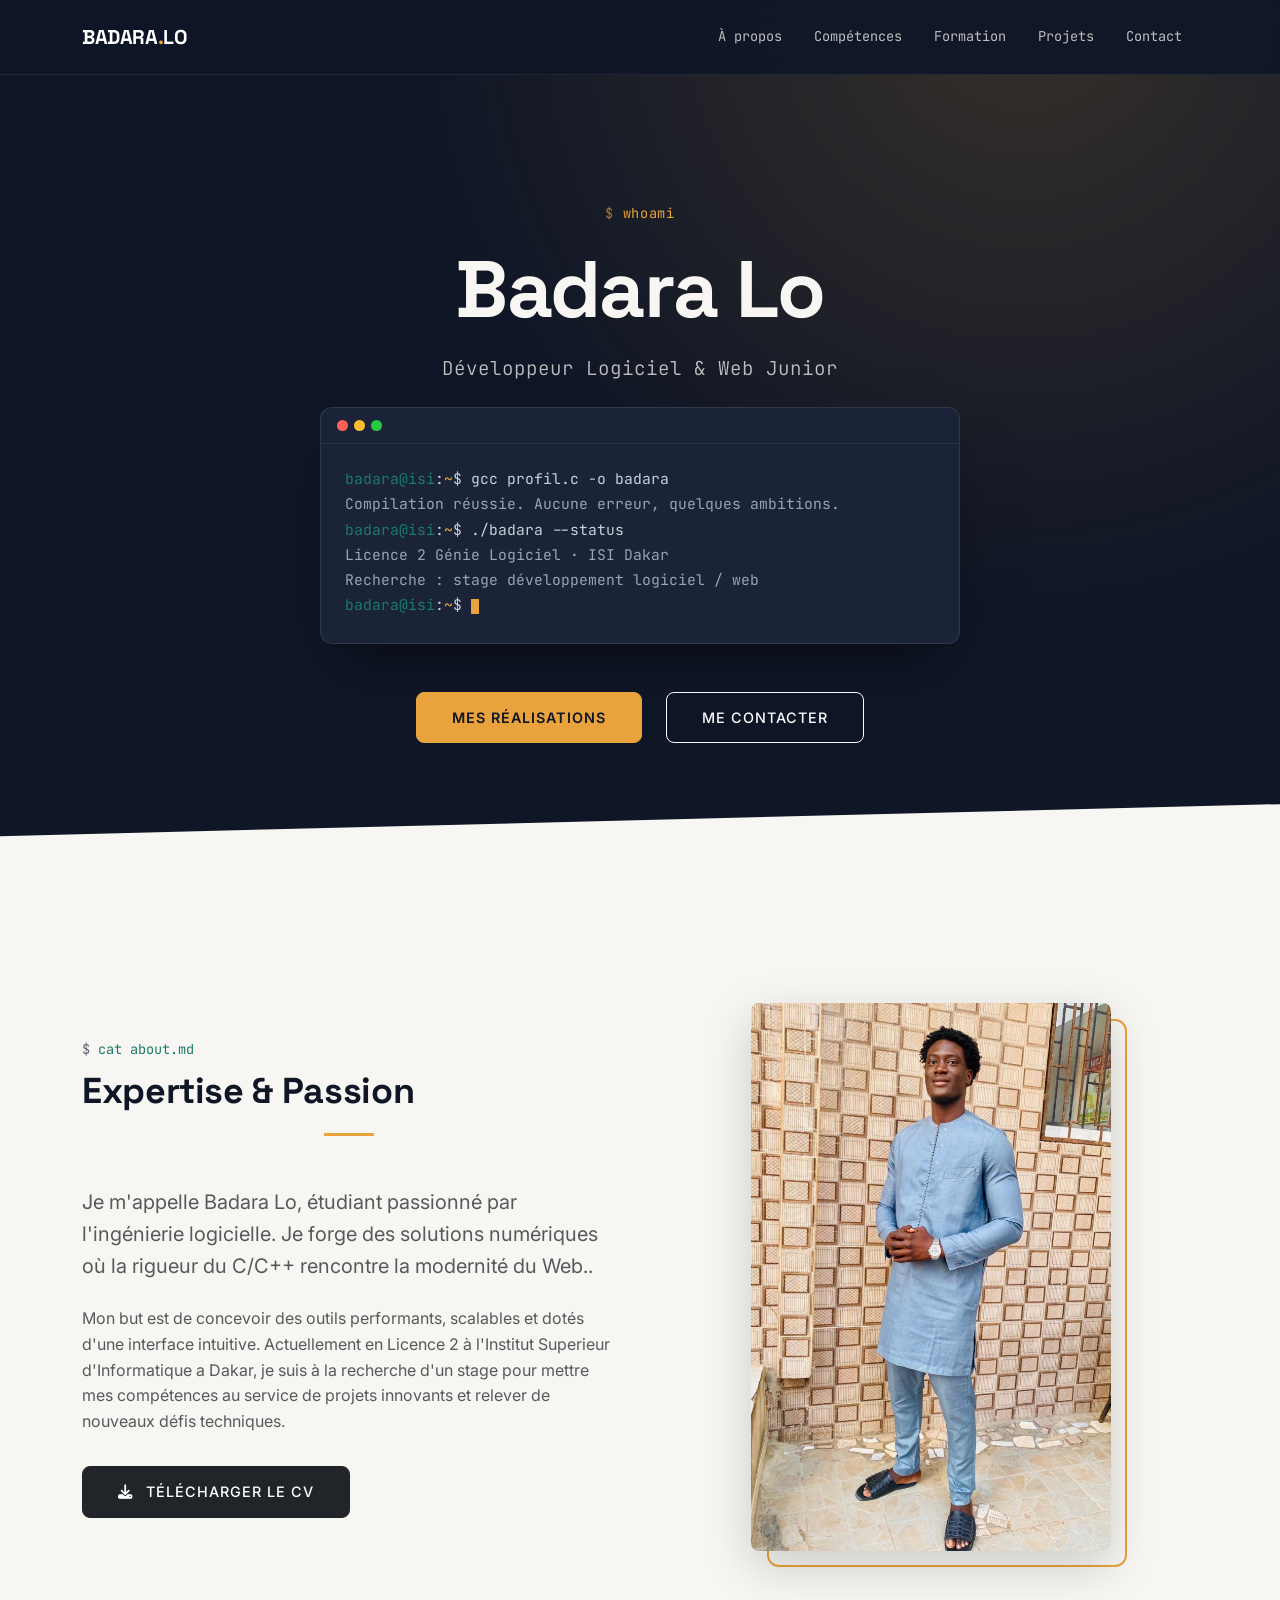
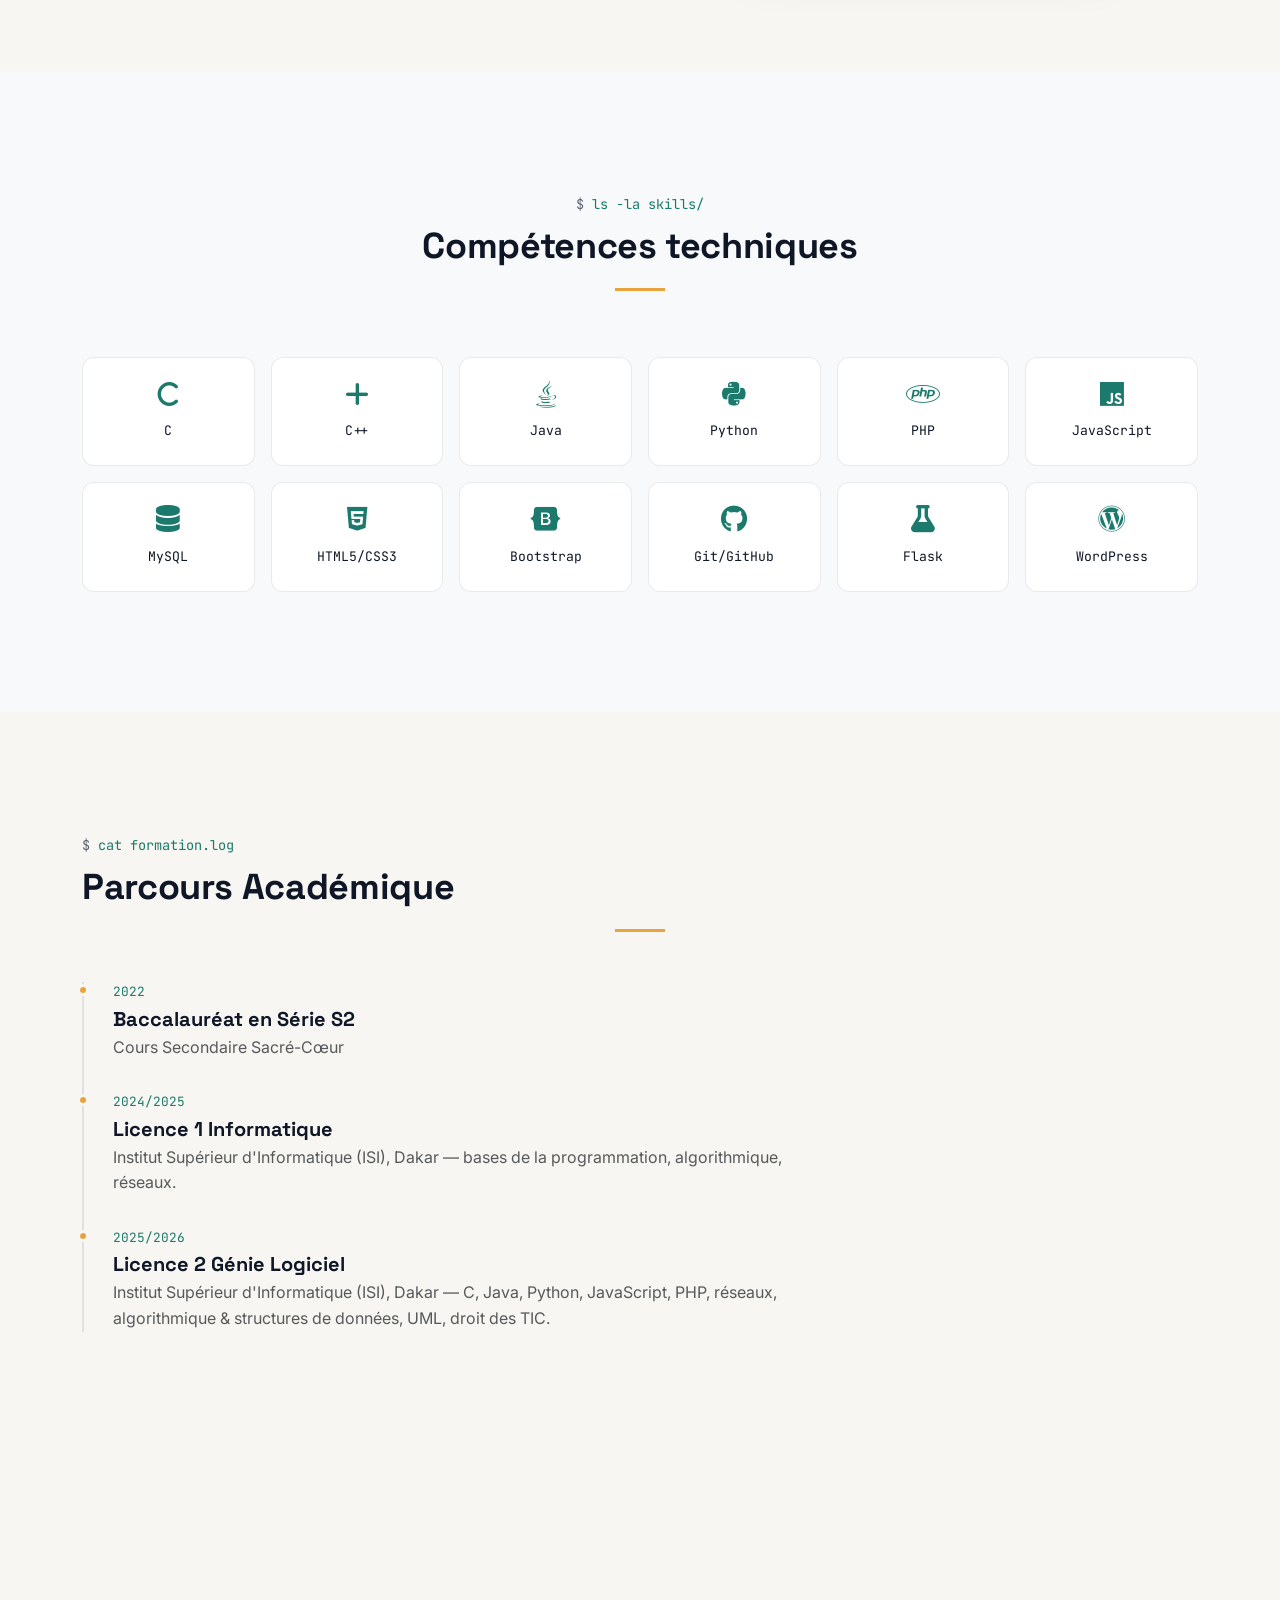
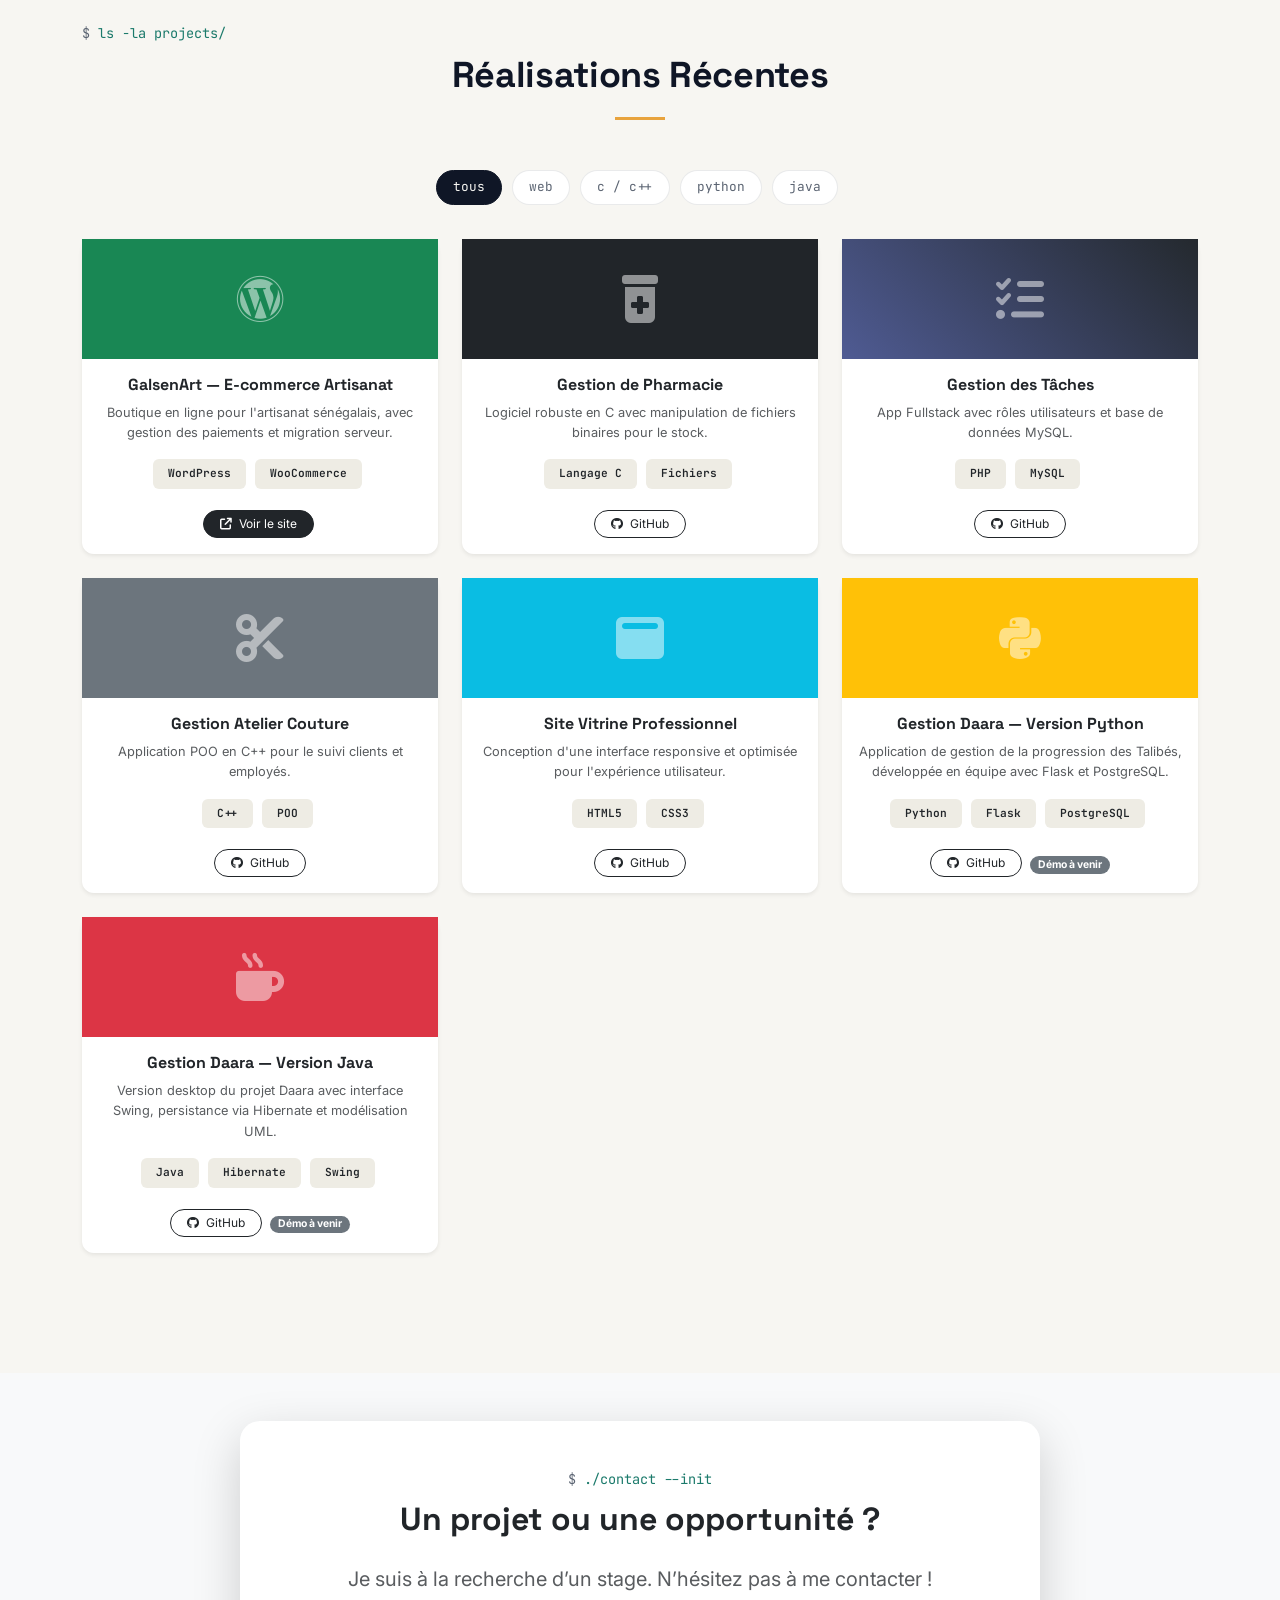
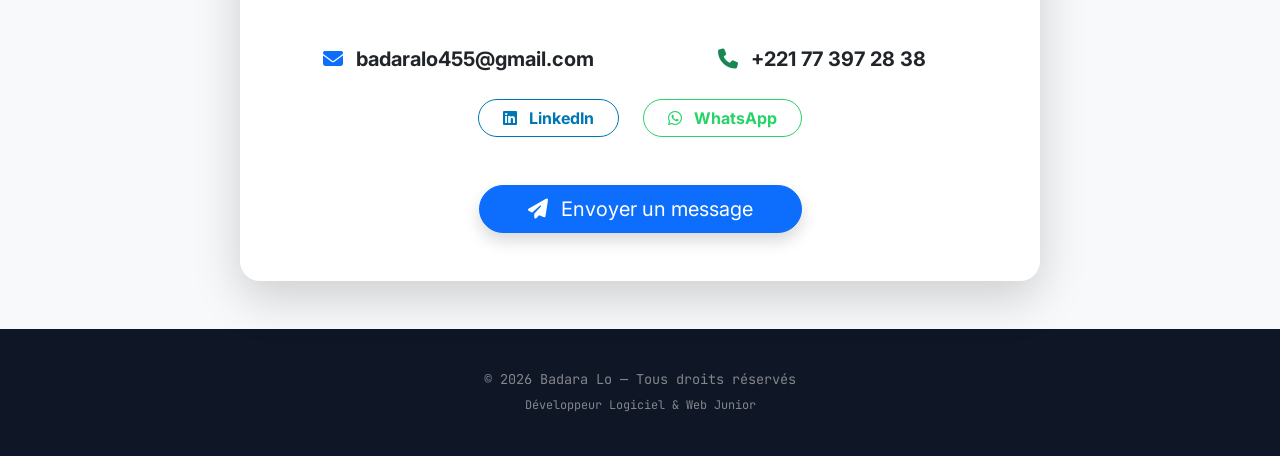
<file: index.html>
<!DOCTYPE html>
<html lang="fr">

<head>
    <meta charset="UTF-8">
    <meta name="viewport" content="width=device-width, initial-scale=1.0">
    <title>Badara Lo | Développeur Logiciel & Web</title>
    <meta name="description"
        content="Portfolio de Badara Lo, étudiant en informatique spécialisé en développement logiciel et web.">

    <link href="https://fonts.googleapis.com/css2?family=Space+Grotesk:wght@400;500;600;700&family=Inter:wght@400;500;600&family=JetBrains+Mono:wght@400;500;600&display=swap"
        rel="stylesheet">
    <link href="https://cdn.jsdelivr.net/npm/bootstrap@5.3.2/dist/css/bootstrap.min.css" rel="stylesheet">
    <link rel="stylesheet" href="https://cdnjs.cloudflare.com/ajax/libs/font-awesome/6.5.0/css/all.min.css">
    <link href="https://unpkg.com/aos@2.3.1/dist/aos.css" rel="stylesheet">
    <link rel="icon" type="image/png" href="https://cdn-icons-png.flaticon.com/512/1055/1055687.png">
    <link rel="stylesheet" href="style.css"> 
</head>

<body>

    <nav class="navbar navbar-expand-lg navbar-dark fixed-top py-3">
        <div class="container">
            <a class="navbar-brand fw-bold" href="#">BADARA<span class="dot">.</span>LO</a>
            <button class="navbar-toggler" type="button" data-bs-toggle="collapse" data-bs-target="#menu">
                <span class="navbar-toggler-icon"></span>
            </button>
            <div class="collapse navbar-collapse" id="menu">
                <ul class="navbar-nav ms-auto font-weight-500">
                    <li class="nav-item"><a class="nav-link px-3" href="#about">À propos</a></li>
                    <li class="nav-item"><a class="nav-link px-3" href="#skills">Compétences</a></li>
                    <li class="nav-item"><a class="nav-link px-3" href="#formation">Formation</a></li>
                    <li class="nav-item"><a class="nav-link px-3" href="#projects">Projets</a></li>
                    <li class="nav-item"><a class="nav-link px-3" href="#contact">Contact</a></li>
                </ul>
            </div>
        </div>
    </nav>

    <header class="text-center">
        <div class="container" data-aos="zoom-in">
            <span class="eyebrow">whoami</span>
            <h1 class="display-1 fw-bold mb-3">Badara Lo</h1>
            <p class="lead fs-3 mb-4 opacity-75 role-mono">Développeur Logiciel & Web Junior</p>

            <div class="terminal">
                <div class="terminal-bar"><span></span><span></span><span></span></div>
                <div class="terminal-body">
                    <div><span class="prompt">badara@isi</span>:<span class="prompt-alt">~</span>$ gcc profil.c -o badara</div>
                    <div class="out">Compilation réussie. Aucune erreur, quelques ambitions.</div>
                    <div><span class="prompt">badara@isi</span>:<span class="prompt-alt">~</span>$ ./badara --status</div>
                    <div class="out">Licence 2 Génie Logiciel · ISI Dakar</div>
                    <div class="out">Recherche : stage développement logiciel / web</div>
                    <div><span class="prompt">badara@isi</span>:<span class="prompt-alt">~</span>$ <span class="cursor"></span></div>
                </div>
            </div>

            <div class="d-flex justify-content-center gap-4 mt-5">
                <a href="#projects" class="btn btn-light btn-custom">Mes Réalisations</a>
                <a href="#contact" class="btn btn-outline-light btn-custom">Me contacter</a>
            </div>
        </div>
    </header>

    <section id="about">
        <div class="container">
            <div class="row align-items-center g-5">
                <div class="col-lg-6" data-aos="fade-right">
                    <span class="section-label">cat about.md</span>
                    <h2 class="section-title text-start">Expertise & Passion</h2>
                    <p class="fs-5 text-muted mb-4">
                        Je m'appelle Badara Lo, étudiant passionné par l'ingénierie logicielle. Je forge des solutions
                        numériques où la rigueur du C/C++ rencontre la modernité du Web.</strong>.
                    </p>
                    <p class="text-muted mb-4">
                        Mon but est de concevoir des outils performants, scalables et dotés d'une interface intuitive.
                        Actuellement en Licence 2 à l'Institut Superieur d'Informatique a Dakar, je suis à la recherche
                        d'un stage pour mettre mes compétences au service de projets innovants et relever de nouveaux
                        défis techniques.
                    </p>
                    <a href="CV_Badara_Lo.pdf" class="btn btn-dark btn-custom mt-2" target="_blank">
                        <i class="fa fa-download me-2"></i> Télécharger le CV
                    </a>
                </div>
                <div class="col-lg-6 text-center" data-aos="fade-left">
                    <div class="about-photo-wrap">
                        <img src="PP.jpeg" alt="Badara Lo" class="img-fluid rounded-3 shadow-lg">
                    </div>
                </div>
            </div>
        </div>
    </section>

    <section id="skills" class="bg-light">
        <div class="container text-center">
            <span class="section-label">ls -la skills/</span>
            <h2 class="section-title">Compétences techniques</h2>
            <div class="row g-3 justify-content-center mt-2">
                <div class="col-6 col-md-3 col-lg-2" data-aos="fade-up" data-aos-delay="0">
                    <div class="skill-chip"><i class="fa-solid fa-c"></i><span>C</span></div>
                </div>
                <div class="col-6 col-md-3 col-lg-2" data-aos="fade-up" data-aos-delay="50">
                    <div class="skill-chip"><i class="fa-solid fa-plus"></i><span>C++</span></div>
                </div>
                <div class="col-6 col-md-3 col-lg-2" data-aos="fade-up" data-aos-delay="100">
                    <div class="skill-chip"><i class="fa-brands fa-java"></i><span>Java</span></div>
                </div>
                <div class="col-6 col-md-3 col-lg-2" data-aos="fade-up" data-aos-delay="150">
                    <div class="skill-chip"><i class="fa-brands fa-python"></i><span>Python</span></div>
                </div>
                <div class="col-6 col-md-3 col-lg-2" data-aos="fade-up" data-aos-delay="200">
                    <div class="skill-chip"><i class="fa-brands fa-php"></i><span>PHP</span></div>
                </div>
                <div class="col-6 col-md-3 col-lg-2" data-aos="fade-up" data-aos-delay="250">
                    <div class="skill-chip"><i class="fa-brands fa-js"></i><span>JavaScript</span></div>
                </div>
                <div class="col-6 col-md-3 col-lg-2" data-aos="fade-up" data-aos-delay="300">
                    <div class="skill-chip"><i class="fa-solid fa-database"></i><span>MySQL</span></div>
                </div>
                <div class="col-6 col-md-3 col-lg-2" data-aos="fade-up" data-aos-delay="350">
                    <div class="skill-chip"><i class="fa-brands fa-html5"></i><span>HTML5/CSS3</span></div>
                </div>
                <div class="col-6 col-md-3 col-lg-2" data-aos="fade-up" data-aos-delay="400">
                    <div class="skill-chip"><i class="fa-brands fa-bootstrap"></i><span>Bootstrap</span></div>
                </div>
                <div class="col-6 col-md-3 col-lg-2" data-aos="fade-up" data-aos-delay="450">
                    <div class="skill-chip"><i class="fa-brands fa-github"></i><span>Git/GitHub</span></div>
                </div>
                <div class="col-6 col-md-3 col-lg-2" data-aos="fade-up" data-aos-delay="500">
                    <div class="skill-chip"><i class="fa-solid fa-flask"></i><span>Flask</span></div>
                </div>
                <div class="col-6 col-md-3 col-lg-2" data-aos="fade-up" data-aos-delay="550">
                    <div class="skill-chip"><i class="fa-brands fa-wordpress"></i><span>WordPress</span></div>
                </div>
            </div>
        </div>
    </section>

    <section id="formation">
        <div class="container">
            <span class="section-label">cat formation.log</span>
            <h2 class="section-title text-start">Parcours Académique</h2>
            <div class="row">
                <div class="col-lg-8">
                    <div class="timeline-item" data-aos="fade-up">
                        <div class="timeline-year">2022</div>
                        <h5 class="fw-bold mt-1 mb-1">Baccalauréat en Série S2</h5>
                        <p class="text-muted mb-0"> Cours Secondaire Sacré-Cœur</p>
                    </div>
                    <div class="timeline-item" data-aos="fade-up">
                        <div class="timeline-year">2024/2025</div>
                        <h5 class="fw-bold mt-1 mb-1">Licence 1 Informatique</h5>
                        <p class="text-muted mb-0">Institut Supérieur d'Informatique (ISI), Dakar — bases de la
                            programmation, algorithmique, réseaux.</p>
                    </div>
                    <div class="timeline-item" data-aos="fade-up">
                        <div class="timeline-year">2025/2026</div>
                        <h5 class="fw-bold mt-1 mb-1">Licence 2 Génie Logiciel</h5>
                        <p class="text-muted mb-0">Institut Supérieur d'Informatique (ISI), Dakar — C, Java, Python,
                            JavaScript, PHP, réseaux, algorithmique & structures de données, UML, droit des TIC.</p>
                    </div>
                </div>
            </div>
        </div>
    </section>

    <section id="projects" class="mt-5">
        <div class="container">
            <span class="section-label">ls -la projects/</span>
            <h2 class="section-title">Réalisations Récentes</h2>

            <div class="filter-bar mb-4">
                <button class="filter-btn active" data-filter="all">tous</button>
                <button class="filter-btn" data-filter="web">web</button>
                <button class="filter-btn" data-filter="c">c / c++</button>
                <button class="filter-btn" data-filter="python">python</button>
                <button class="filter-btn" data-filter="java">java</button>
            </div>

            <div class="row g-4" id="project-grid">
                <div class="col-md-6 col-lg-4 project-item" data-cat="web" data-aos="fade-up">
                    <div class="card h-100 border-0 shadow-sm">
                        <div class="bg-success d-flex align-items-center justify-content-center" style="height: 120px;">
                            <i class="fa-brands fa-wordpress fa-3x text-white opacity-50"></i>
                        </div>
                        <div class="card-body p-3 text-center">
                            <h6 class="fw-bold mb-2">GalsenArt — E-commerce Artisanat</h6>
                            <p class="text-muted small mb-3" style="font-size: 0.8rem;">Boutique en ligne pour l'artisanat sénégalais, avec gestion des paiements et migration serveur.</p>
                            <div class="mb-3">
                                <span class="badge-tech" style="font-size: 0.7rem;">WordPress</span>
                                <span class="badge-tech" style="font-size: 0.7rem;">WooCommerce</span>
                            </div>
                            <a href="https://galsenart.42web.io/?i=1" target="_blank" class="btn btn-dark btn-sm rounded-pill px-3 me-1" style="font-size: 0.75rem;">
                                <i class="fa-solid fa-arrow-up-right-from-square me-1"></i> Voir le site
                            </a>
                        </div>
                    </div>
                </div>
                <div class="col-md-6 col-lg-4 project-item" data-cat="c" data-aos="fade-up">
                    <div class="card h-100 border-0 shadow-sm">
                        <div class="bg-dark d-flex align-items-center justify-content-center" style="height: 120px;">
                            <i class="fa-solid fa-prescription-bottle-medical fa-3x text-white opacity-50"></i>
                        </div>
                        <div class="card-body p-3 text-center">
                            <h6 class="fw-bold mb-2">Gestion de Pharmacie</h6>
                            <p class="text-muted small mb-3" style="font-size: 0.8rem;">Logiciel robuste en C avec
                                manipulation de fichiers binaires pour le stock.</p>
                            <div class="mb-3">
                                <span class="badge-tech" style="font-size: 0.7rem;">Langage C</span>
                                <span class="badge-tech" style="font-size: 0.7rem;">Fichiers</span>
                            </div>
                            <a href="https://github.com/Badara19/sunupharma-stock-app/tree/dev-Badara" target="_blank"
                                class="btn btn-outline-dark btn-sm rounded-pill px-3" style="font-size: 0.75rem;">
                                <i class="fa-brands fa-github me-1"></i> GitHub
                            </a>
                        </div>
                    </div>
                </div>

                <div class="col-md-6 col-lg-4 project-item" data-cat="web" data-aos="fade-up" data-aos-delay="100">
                    <div class="card h-100 border-0 shadow-sm">
                        <div class="bg-primary d-flex align-items-center justify-content-center"
                            style="height: 120px; background: linear-gradient(45deg, #4F5B93, #24292e) !important;">
                            <i class="fa-solid fa-tasks fa-3x text-white opacity-50"></i>
                        </div>
                        <div class="card-body p-3 text-center">
                            <h6 class="fw-bold mb-2">Gestion des Tâches</h6>
                            <p class="text-muted small mb-3" style="font-size: 0.8rem;">App Fullstack avec rôles
                                utilisateurs et base de données MySQL.</p>
                            <div class="mb-3">
                                <span class="badge-tech" style="font-size: 0.7rem;">PHP</span>
                                <span class="badge-tech" style="font-size: 0.7rem;">MySQL</span>
                            </div>
                            <a href="https://github.com/Badara19/GestionTaches" target="_blank"
                                class="btn btn-outline-dark btn-sm rounded-pill px-3" style="font-size: 0.75rem;">
                                <i class="fa-brands fa-github me-1"></i> GitHub
                            </a>
                        </div>
                    </div>
                </div>

                <div class="col-md-6 col-lg-4 project-item" data-cat="c" data-aos="fade-up" data-aos-delay="200">
                    <div class="card h-100 border-0 shadow-sm">
                        <div class="bg-secondary d-flex align-items-center justify-content-center"
                            style="height: 120px;">
                            <i class="fa-solid fa-scissors fa-3x text-white opacity-50"></i>
                        </div>
                        <div class="card-body p-3 text-center">
                            <h6 class="fw-bold mb-2">Gestion Atelier Couture</h6>
                            <p class="text-muted small mb-3" style="font-size: 0.8rem;">Application POO en C++ pour le
                                suivi clients et employés.</p>
                            <div class="mb-3">
                                <span class="badge-tech" style="font-size: 0.7rem;">C++</span>
                                <span class="badge-tech" style="font-size: 0.7rem;">POO</span>
                            </div>
                            <a href="https://github.com/Badara19/Projet-Complet-C-" target="_blank"
                                class="btn btn-outline-dark btn-sm rounded-pill px-3" style="font-size: 0.75rem;">
                                <i class="fa-brands fa-github me-1"></i> GitHub
                            </a>
                        </div>
                    </div>
                </div>
                <div class="col-md-6 col-lg-4 project-item" data-cat="web" data-aos="fade-up" data-aos-delay="300">
                    <div class="card h-100 border-0 shadow-sm">
                        <div class="bg-info d-flex align-items-center justify-content-center"
                            style="height: 120px; background-color: #0abde3 !important;">
                            <i class="fa-solid fa-window-maximize fa-3x text-white opacity-50"></i>
                        </div>
                        <div class="card-body p-3 text-center">
                            <h6 class="fw-bold mb-2">Site Vitrine Professionnel</h6>
                            <p class="text-muted small mb-3" style="font-size: 0.8rem;">Conception d'une interface
                                responsive et optimisée pour l'expérience utilisateur.</p>
                            <div class="mb-3">
                                <span class="badge-tech" style="font-size: 0.7rem;">HTML5</span>
                                <span class="badge-tech" style="font-size: 0.7rem;">CSS3</span>
                            </div>
                            <a href="https://github.com/Badara19/sitevitrine" target="_blank"
                                class="btn btn-outline-dark btn-sm rounded-pill px-3" style="font-size: 0.75rem;">
                                <i class="fa-brands fa-github me-1"></i> GitHub
                            </a>
                        </div>
                    </div>
                </div>


                <div class="col-md-6 col-lg-4 project-item" data-cat="python" data-aos="fade-up">
                    <div class="card h-100 border-0 shadow-sm">
                        <div class="bg-warning d-flex align-items-center justify-content-center" style="height: 120px;">
                            <i class="fa-brands fa-python fa-3x text-white opacity-50"></i>
                        </div>
                        <div class="card-body p-3 text-center">
                            <h6 class="fw-bold mb-2">Gestion Daara — Version Python</h6>
                            <p class="text-muted small mb-3" style="font-size: 0.8rem;">Application de gestion de la progression des Talibés, développée en équipe avec Flask et PostgreSQL.</p>
                            <div class="mb-3">
                                <span class="badge-tech" style="font-size: 0.7rem;">Python</span>
                                <span class="badge-tech" style="font-size: 0.7rem;">Flask</span>
                                <span class="badge-tech" style="font-size: 0.7rem;">PostgreSQL</span>
                            </div>
                            <a href="https://github.com/ousmane78575/gestion-daara_groupe-python/tree/Badara" target="_blank" class="btn btn-outline-dark btn-sm rounded-pill px-3" style="font-size: 0.75rem;">
                                <i class="fa-brands fa-github me-1"></i> GitHub
                            </a>
                            <span class="badge bg-secondary rounded-pill px-2 ms-1" style="font-size: 0.65rem;">Démo à venir</span>
                        </div>
                    </div>
                </div>


                <div class="col-md-6 col-lg-4 project-item" data-cat="java" data-aos="fade-up">
                    <div class="card h-100 border-0 shadow-sm">
                        <div class="bg-danger d-flex align-items-center justify-content-center" style="height: 120px;">
                            <i class="fa-solid fa-mug-hot fa-3x text-white opacity-50"></i>
                        </div>
                        <div class="card-body p-3 text-center">
                            <h6 class="fw-bold mb-2">Gestion Daara — Version Java</h6>
                            <p class="text-muted small mb-3" style="font-size: 0.8rem;">Version desktop du projet Daara avec interface Swing, persistance via Hibernate et modélisation UML.</p>
                            <div class="mb-3">
                                <span class="badge-tech" style="font-size: 0.7rem;">Java</span>
                                <span class="badge-tech" style="font-size: 0.7rem;">Hibernate</span>
                                <span class="badge-tech" style="font-size: 0.7rem;">Swing</span>
                            </div>
                            <a href="https://github.com/Badara19/projet-daara-Java/tree/Badara" target="_blank" class="btn btn-outline-dark btn-sm rounded-pill px-3" style="font-size: 0.75rem;">
                                <i class="fa-brands fa-github me-1"></i> GitHub
                            </a>
                            <span class="badge bg-secondary rounded-pill px-2 ms-1" style="font-size: 0.65rem;">Démo à venir</span>
                        </div>
                    </div>
                </div>
            </div>
        </div>
    </section>

    <section id="contact" class="bg-light py-5">
        <div class="container" data-aos="zoom-in">
            <div class="card p-4 p-md-5 border-0 shadow-lg mx-auto" style="max-width: 800px; border-radius: 20px;">
                <span class="section-label d-block text-center">./contact --init</span>
                <h2 class="fw-bold text-center mb-4">Un projet ou une opportunité ?</h2>
                <p class="text-center text-muted fs-5 mb-5">Je suis à la recherche d’un stage. N’hésitez pas à me
                    contacter !</p>

                <div class="row g-4 text-center justify-content-center align-items-center">
                    <div class="col-md-6">
                        <a href="mailto:badaralo455@gmail.com" class="text-decoration-none text-dark fw-bold fs-5">
                            <i class="fa-solid fa-envelope text-primary me-2"></i> badaralo455@gmail.com
                        </a>
                    </div>
                    <div class="col-md-6">
                        <a href="tel:+221773972838" class="text-decoration-none text-dark fw-bold fs-5">
                            <i class="fa-solid fa-phone text-success me-2"></i> +221 77 397 28 38
                        </a>
                    </div>
                    <div class="col-auto mt-4">
                        <a href="https://www.linkedin.com/in/badara-lo" target="_blank"
                            class="btn btn-outline-dark btn-linkedin rounded-pill px-4 fw-bold">
                            <i class="fa-brands fa-linkedin me-2"></i> LinkedIn
                        </a>
                    </div>
                    <div class="col-auto mt-4">
                        <a href="https://wa.me/221773972838" target="_blank"
                            class="btn btn-outline-dark btn-whatsapp rounded-pill px-4 fw-bold">
                            <i class="fa-brands fa-whatsapp me-2"></i> WhatsApp
                        </a>
                    </div>
                </div>

                <div class="text-center mt-5">
                    <a href="mailto:badaralo455@gmail.com" class="btn btn-primary btn-lg px-5 rounded-pill shadow">
                        <i class="fa-solid fa-paper-plane me-2"></i> Envoyer un message
                    </a>
                </div>
            </div>
        </div>
    </section>

    <footer class="text-center">
        <div class="container">
            <p class="mb-1">© 2026 Badara Lo — Tous droits réservés</p>
            <small>Développeur Logiciel & Web Junior</small>
        </div>
    </footer>

    <script src="https://cdn.jsdelivr.net/npm/bootstrap@5.3.2/dist/js/bootstrap.bundle.min.js"></script>
    <script src="https://unpkg.com/aos@2.3.1/dist/aos.js"></script>
    <script src="script.js"></script>
</body>
</html>
</file>
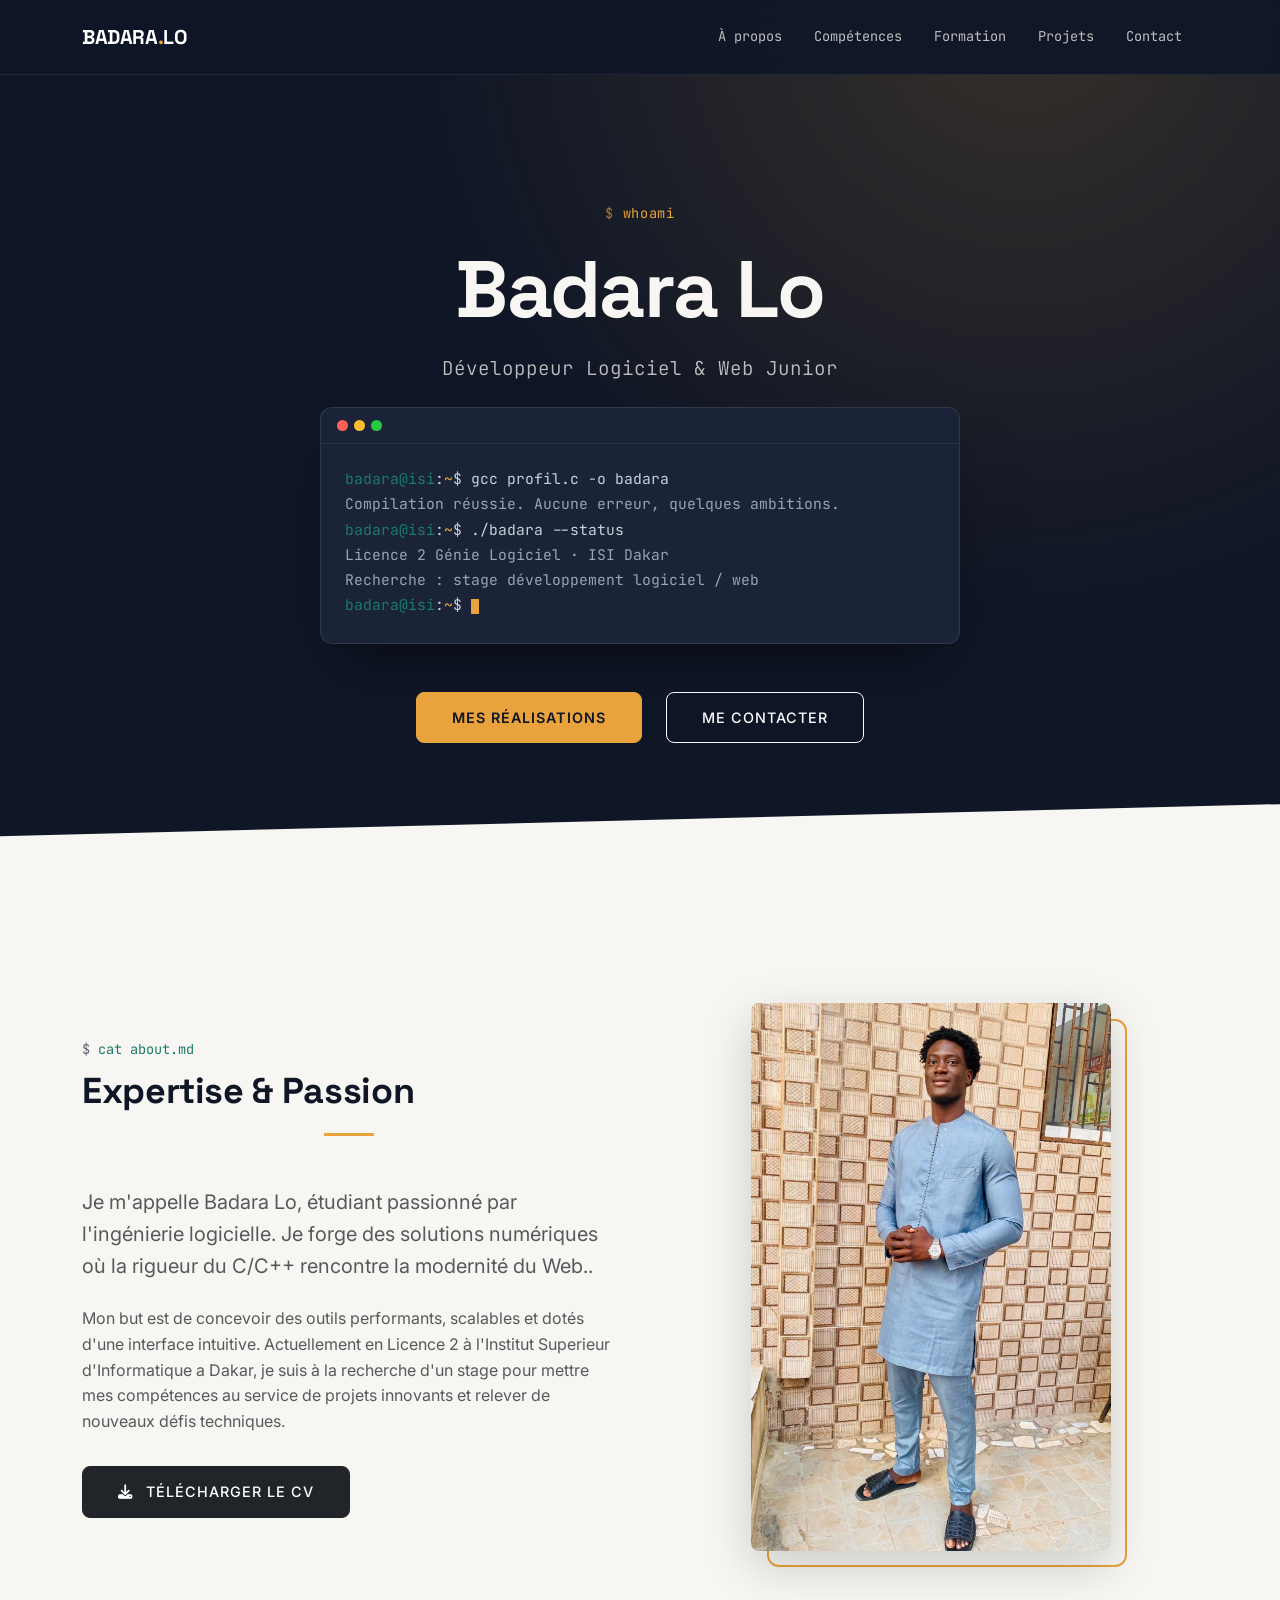
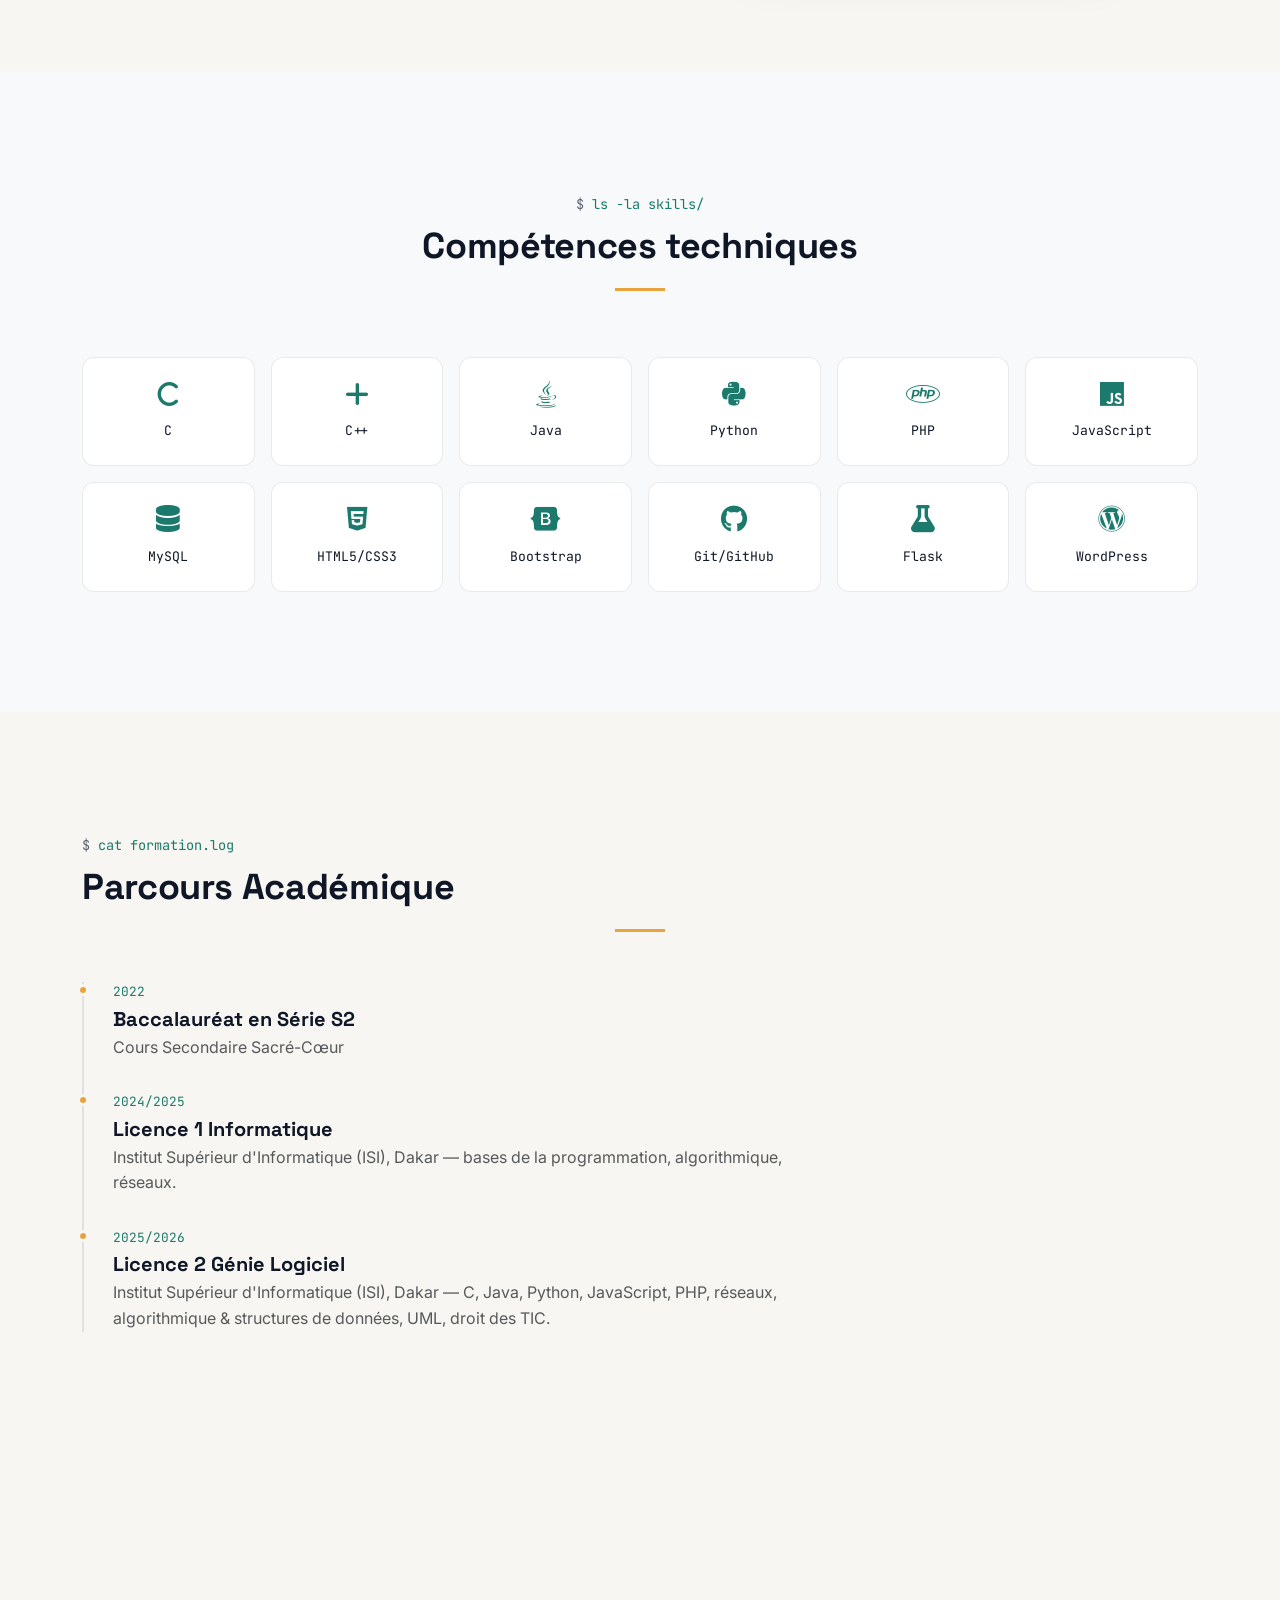
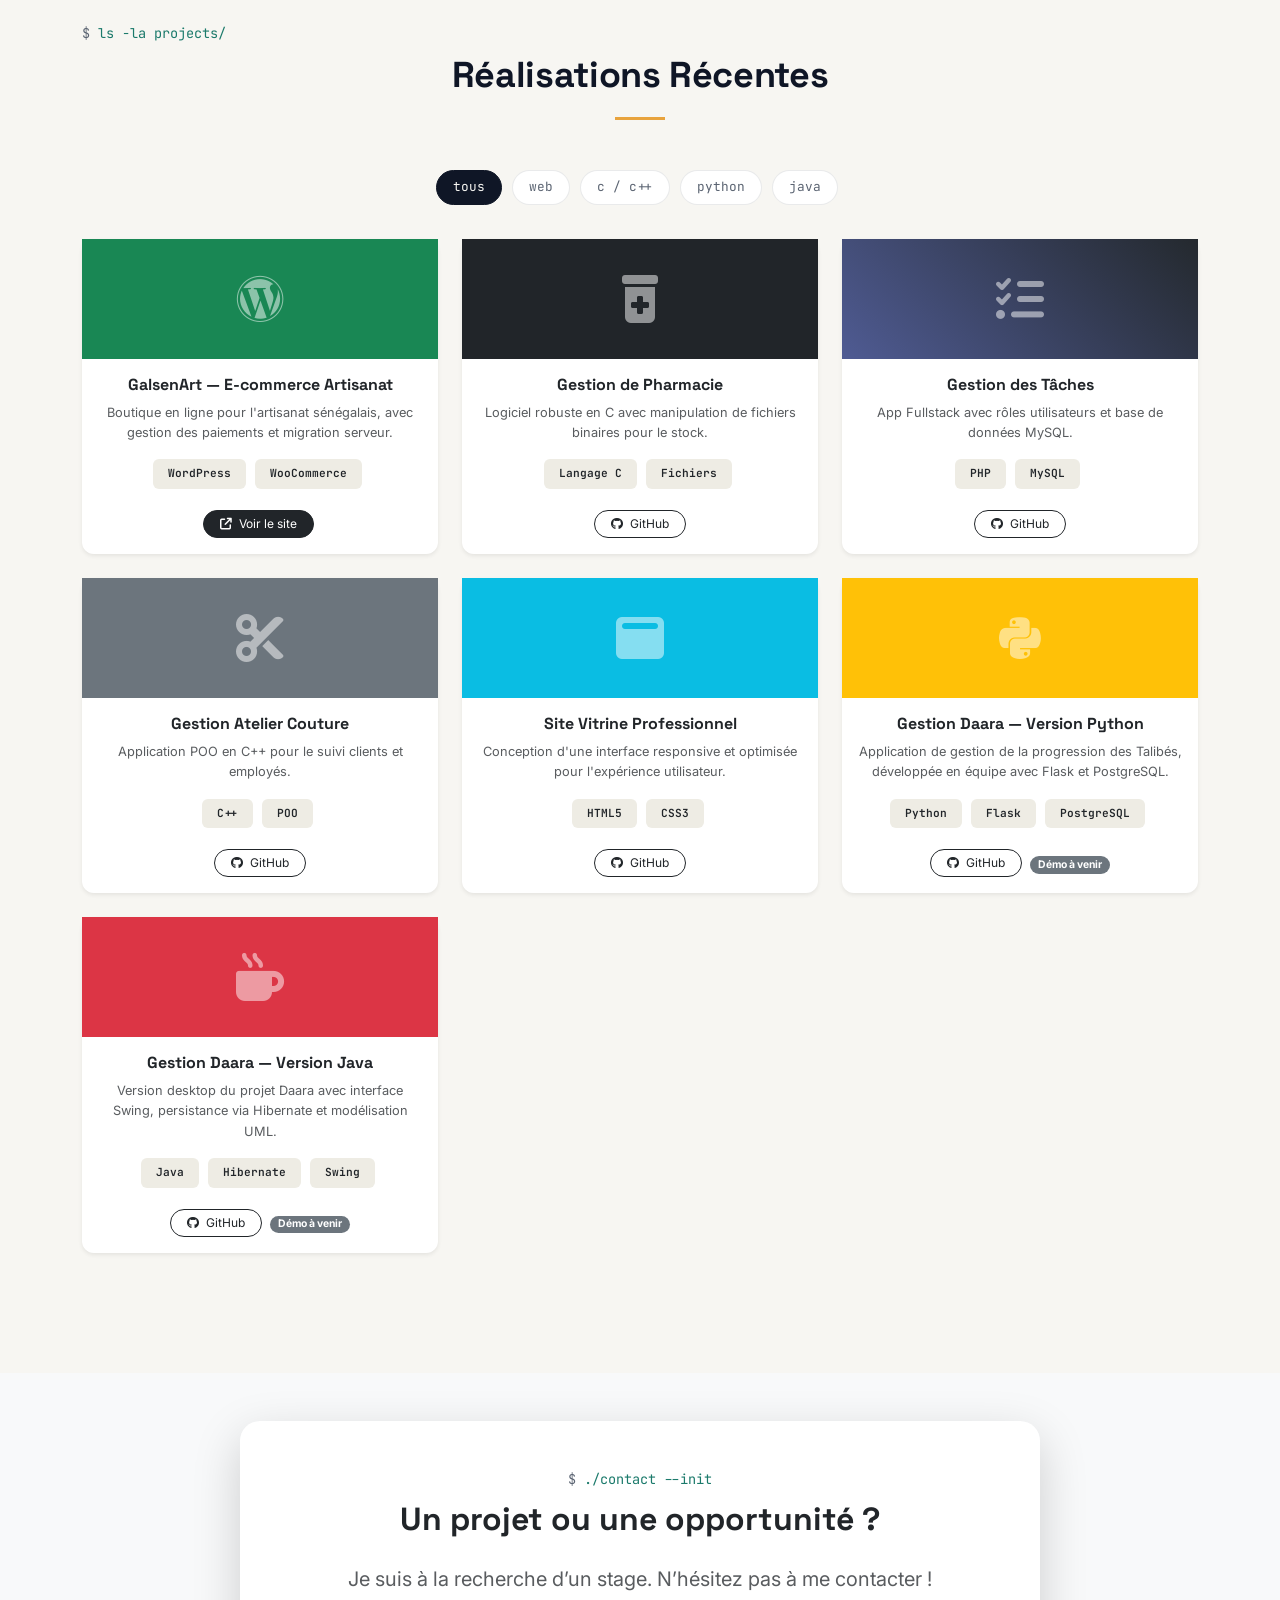
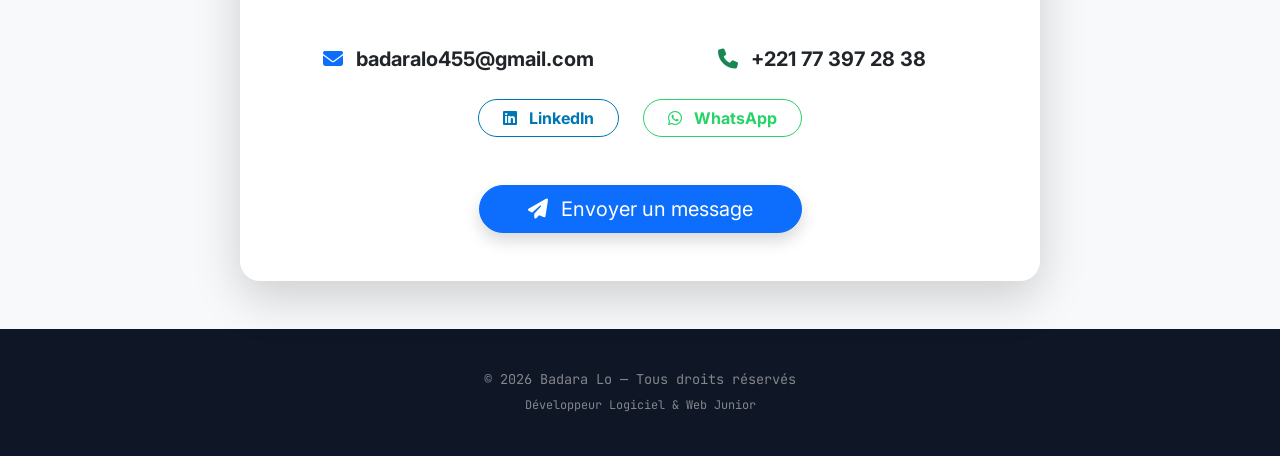
<file: portfolio.html>
<!DOCTYPE html>
<html lang="fr">

<head>
    <meta charset="UTF-8">
    <meta name="viewport" content="width=device-width, initial-scale=1.0">
    <title>Badara Lo | Développeur Logiciel & Web</title>
    <meta name="description"
        content="Portfolio de Badara Lo, étudiant en informatique spécialisé en développement logiciel et web.">

    <link href="https://fonts.googleapis.com/css2?family=Space+Grotesk:wght@400;500;600;700&family=Inter:wght@400;500;600&family=JetBrains+Mono:wght@400;500;600&display=swap"
        rel="stylesheet">
    <link href="https://cdn.jsdelivr.net/npm/bootstrap@5.3.2/dist/css/bootstrap.min.css" rel="stylesheet">
    <link rel="stylesheet" href="https://cdnjs.cloudflare.com/ajax/libs/font-awesome/6.5.0/css/all.min.css">
    <link href="https://unpkg.com/aos@2.3.1/dist/aos.css" rel="stylesheet">
    <link rel="icon" type="image/png" href="https://cdn-icons-png.flaticon.com/512/1055/1055687.png">
    <link rel="stylesheet" href="style.css"> 
</head>

<body>

    <nav class="navbar navbar-expand-lg navbar-dark fixed-top py-3">
        <div class="container">
            <a class="navbar-brand fw-bold" href="#">BADARA<span class="dot">.</span>LO</a>
            <button class="navbar-toggler" type="button" data-bs-toggle="collapse" data-bs-target="#menu">
                <span class="navbar-toggler-icon"></span>
            </button>
            <div class="collapse navbar-collapse" id="menu">
                <ul class="navbar-nav ms-auto font-weight-500">
                    <li class="nav-item"><a class="nav-link px-3" href="#about">À propos</a></li>
                    <li class="nav-item"><a class="nav-link px-3" href="#skills">Compétences</a></li>
                    <li class="nav-item"><a class="nav-link px-3" href="#formation">Formation</a></li>
                    <li class="nav-item"><a class="nav-link px-3" href="#projects">Projets</a></li>
                    <li class="nav-item"><a class="nav-link px-3" href="#contact">Contact</a></li>
                </ul>
            </div>
        </div>
    </nav>

    <header class="text-center">
        <div class="container" data-aos="zoom-in">
            <span class="eyebrow">whoami</span>
            <h1 class="display-1 fw-bold mb-3">Badara Lo</h1>
            <p class="lead fs-3 mb-4 opacity-75 role-mono">Développeur Logiciel & Web Junior</p>

            <div class="terminal">
                <div class="terminal-bar"><span></span><span></span><span></span></div>
                <div class="terminal-body">
                    <div><span class="prompt">badara@isi</span>:<span class="prompt-alt">~</span>$ gcc profil.c -o badara</div>
                    <div class="out">Compilation réussie. Aucune erreur, quelques ambitions.</div>
                    <div><span class="prompt">badara@isi</span>:<span class="prompt-alt">~</span>$ ./badara --status</div>
                    <div class="out">Licence 2 Génie Logiciel · ISI Dakar</div>
                    <div class="out">Recherche : stage développement logiciel / web</div>
                    <div><span class="prompt">badara@isi</span>:<span class="prompt-alt">~</span>$ <span class="cursor"></span></div>
                </div>
            </div>

            <div class="d-flex justify-content-center gap-4 mt-5">
                <a href="#projects" class="btn btn-light btn-custom">Mes Réalisations</a>
                <a href="#contact" class="btn btn-outline-light btn-custom">Me contacter</a>
            </div>
        </div>
    </header>

    <section id="about">
        <div class="container">
            <div class="row align-items-center g-5">
                <div class="col-lg-6" data-aos="fade-right">
                    <span class="section-label">cat about.md</span>
                    <h2 class="section-title text-start">Expertise & Passion</h2>
                    <p class="fs-5 text-muted mb-4">
                        Je m'appelle Badara Lo, étudiant passionné par l'ingénierie logicielle. Je forge des solutions
                        numériques où la rigueur du C/C++ rencontre la modernité du Web.</strong>.
                    </p>
                    <p class="text-muted mb-4">
                        Mon but est de concevoir des outils performants, scalables et dotés d'une interface intuitive.
                        Actuellement en Licence 2 à l'Institut Superieur d'Informatique a Dakar, je suis à la recherche
                        d'un stage pour mettre mes compétences au service de projets innovants et relever de nouveaux
                        défis techniques.
                    </p>
                    <a href="CV_Badara_Lo.pdf" class="btn btn-dark btn-custom mt-2" target="_blank">
                        <i class="fa fa-download me-2"></i> Télécharger le CV
                    </a>
                </div>
                <div class="col-lg-6 text-center" data-aos="fade-left">
                    <div class="about-photo-wrap">
                        <img src="PP.jpeg" alt="Badara Lo" class="img-fluid rounded-3 shadow-lg">
                    </div>
                </div>
            </div>
        </div>
    </section>

    <section id="skills" class="bg-light">
        <div class="container text-center">
            <span class="section-label">ls -la skills/</span>
            <h2 class="section-title">Compétences techniques</h2>
            <div class="row g-3 justify-content-center mt-2">
                <div class="col-6 col-md-3 col-lg-2" data-aos="fade-up" data-aos-delay="0">
                    <div class="skill-chip"><i class="fa-solid fa-c"></i><span>C</span></div>
                </div>
                <div class="col-6 col-md-3 col-lg-2" data-aos="fade-up" data-aos-delay="50">
                    <div class="skill-chip"><i class="fa-solid fa-plus"></i><span>C++</span></div>
                </div>
                <div class="col-6 col-md-3 col-lg-2" data-aos="fade-up" data-aos-delay="100">
                    <div class="skill-chip"><i class="fa-brands fa-java"></i><span>Java</span></div>
                </div>
                <div class="col-6 col-md-3 col-lg-2" data-aos="fade-up" data-aos-delay="150">
                    <div class="skill-chip"><i class="fa-brands fa-python"></i><span>Python</span></div>
                </div>
                <div class="col-6 col-md-3 col-lg-2" data-aos="fade-up" data-aos-delay="200">
                    <div class="skill-chip"><i class="fa-brands fa-php"></i><span>PHP</span></div>
                </div>
                <div class="col-6 col-md-3 col-lg-2" data-aos="fade-up" data-aos-delay="250">
                    <div class="skill-chip"><i class="fa-brands fa-js"></i><span>JavaScript</span></div>
                </div>
                <div class="col-6 col-md-3 col-lg-2" data-aos="fade-up" data-aos-delay="300">
                    <div class="skill-chip"><i class="fa-solid fa-database"></i><span>MySQL</span></div>
                </div>
                <div class="col-6 col-md-3 col-lg-2" data-aos="fade-up" data-aos-delay="350">
                    <div class="skill-chip"><i class="fa-brands fa-html5"></i><span>HTML5/CSS3</span></div>
                </div>
                <div class="col-6 col-md-3 col-lg-2" data-aos="fade-up" data-aos-delay="400">
                    <div class="skill-chip"><i class="fa-brands fa-bootstrap"></i><span>Bootstrap</span></div>
                </div>
                <div class="col-6 col-md-3 col-lg-2" data-aos="fade-up" data-aos-delay="450">
                    <div class="skill-chip"><i class="fa-brands fa-github"></i><span>Git/GitHub</span></div>
                </div>
                <div class="col-6 col-md-3 col-lg-2" data-aos="fade-up" data-aos-delay="500">
                    <div class="skill-chip"><i class="fa-solid fa-flask"></i><span>Flask</span></div>
                </div>
                <div class="col-6 col-md-3 col-lg-2" data-aos="fade-up" data-aos-delay="550">
                    <div class="skill-chip"><i class="fa-brands fa-wordpress"></i><span>WordPress</span></div>
                </div>
            </div>
        </div>
    </section>

    <section id="formation">
        <div class="container">
            <span class="section-label">cat formation.log</span>
            <h2 class="section-title text-start">Parcours Académique</h2>
            <div class="row">
                <div class="col-lg-8">
                    <div class="timeline-item" data-aos="fade-up">
                        <div class="timeline-year">2022</div>
                        <h5 class="fw-bold mt-1 mb-1">Baccalauréat en Série S2</h5>
                        <p class="text-muted mb-0"> Cours Secondaire Sacré-Cœur</p>
                    </div>
                    <div class="timeline-item" data-aos="fade-up">
                        <div class="timeline-year">2024/2025</div>
                        <h5 class="fw-bold mt-1 mb-1">Licence 1 Informatique</h5>
                        <p class="text-muted mb-0">Institut Supérieur d'Informatique (ISI), Dakar — bases de la
                            programmation, algorithmique, réseaux.</p>
                    </div>
                    <div class="timeline-item" data-aos="fade-up">
                        <div class="timeline-year">2025/2026</div>
                        <h5 class="fw-bold mt-1 mb-1">Licence 2 Génie Logiciel</h5>
                        <p class="text-muted mb-0">Institut Supérieur d'Informatique (ISI), Dakar — C, Java, Python,
                            JavaScript, PHP, réseaux, algorithmique & structures de données, UML, droit des TIC.</p>
                    </div>
                </div>
            </div>
        </div>
    </section>

    <section id="projects" class="mt-5">
        <div class="container">
            <span class="section-label">ls -la projects/</span>
            <h2 class="section-title">Réalisations Récentes</h2>

            <div class="filter-bar mb-4">
                <button class="filter-btn active" data-filter="all">tous</button>
                <button class="filter-btn" data-filter="web">web</button>
                <button class="filter-btn" data-filter="c">c / c++</button>
                <button class="filter-btn" data-filter="python">python</button>
                <button class="filter-btn" data-filter="java">java</button>
            </div>

            <div class="row g-4" id="project-grid">
                <div class="col-md-6 col-lg-4 project-item" data-cat="web" data-aos="fade-up">
                    <div class="card h-100 border-0 shadow-sm">
                        <div class="bg-success d-flex align-items-center justify-content-center" style="height: 120px;">
                            <i class="fa-brands fa-wordpress fa-3x text-white opacity-50"></i>
                        </div>
                        <div class="card-body p-3 text-center">
                            <h6 class="fw-bold mb-2">GalsenArt — E-commerce Artisanat</h6>
                            <p class="text-muted small mb-3" style="font-size: 0.8rem;">Boutique en ligne pour l'artisanat sénégalais, avec gestion des paiements et migration serveur.</p>
                            <div class="mb-3">
                                <span class="badge-tech" style="font-size: 0.7rem;">WordPress</span>
                                <span class="badge-tech" style="font-size: 0.7rem;">WooCommerce</span>
                            </div>
                            <a href="https://galsenart.42web.io/?i=1" target="_blank" class="btn btn-dark btn-sm rounded-pill px-3 me-1" style="font-size: 0.75rem;">
                                <i class="fa-solid fa-arrow-up-right-from-square me-1"></i> Voir le site
                            </a>
                        </div>
                    </div>
                </div>
                <div class="col-md-6 col-lg-4 project-item" data-cat="c" data-aos="fade-up">
                    <div class="card h-100 border-0 shadow-sm">
                        <div class="bg-dark d-flex align-items-center justify-content-center" style="height: 120px;">
                            <i class="fa-solid fa-prescription-bottle-medical fa-3x text-white opacity-50"></i>
                        </div>
                        <div class="card-body p-3 text-center">
                            <h6 class="fw-bold mb-2">Gestion de Pharmacie</h6>
                            <p class="text-muted small mb-3" style="font-size: 0.8rem;">Logiciel robuste en C avec
                                manipulation de fichiers binaires pour le stock.</p>
                            <div class="mb-3">
                                <span class="badge-tech" style="font-size: 0.7rem;">Langage C</span>
                                <span class="badge-tech" style="font-size: 0.7rem;">Fichiers</span>
                            </div>
                            <a href="https://github.com/Badara19/sunupharma-stock-app/tree/dev-Badara" target="_blank"
                                class="btn btn-outline-dark btn-sm rounded-pill px-3" style="font-size: 0.75rem;">
                                <i class="fa-brands fa-github me-1"></i> GitHub
                            </a>
                        </div>
                    </div>
                </div>

                <div class="col-md-6 col-lg-4 project-item" data-cat="web" data-aos="fade-up" data-aos-delay="100">
                    <div class="card h-100 border-0 shadow-sm">
                        <div class="bg-primary d-flex align-items-center justify-content-center"
                            style="height: 120px; background: linear-gradient(45deg, #4F5B93, #24292e) !important;">
                            <i class="fa-solid fa-tasks fa-3x text-white opacity-50"></i>
                        </div>
                        <div class="card-body p-3 text-center">
                            <h6 class="fw-bold mb-2">Gestion des Tâches</h6>
                            <p class="text-muted small mb-3" style="font-size: 0.8rem;">App Fullstack avec rôles
                                utilisateurs et base de données MySQL.</p>
                            <div class="mb-3">
                                <span class="badge-tech" style="font-size: 0.7rem;">PHP</span>
                                <span class="badge-tech" style="font-size: 0.7rem;">MySQL</span>
                            </div>
                            <a href="https://github.com/Badara19/GestionTaches" target="_blank"
                                class="btn btn-outline-dark btn-sm rounded-pill px-3" style="font-size: 0.75rem;">
                                <i class="fa-brands fa-github me-1"></i> GitHub
                            </a>
                        </div>
                    </div>
                </div>

                <div class="col-md-6 col-lg-4 project-item" data-cat="c" data-aos="fade-up" data-aos-delay="200">
                    <div class="card h-100 border-0 shadow-sm">
                        <div class="bg-secondary d-flex align-items-center justify-content-center"
                            style="height: 120px;">
                            <i class="fa-solid fa-scissors fa-3x text-white opacity-50"></i>
                        </div>
                        <div class="card-body p-3 text-center">
                            <h6 class="fw-bold mb-2">Gestion Atelier Couture</h6>
                            <p class="text-muted small mb-3" style="font-size: 0.8rem;">Application POO en C++ pour le
                                suivi clients et employés.</p>
                            <div class="mb-3">
                                <span class="badge-tech" style="font-size: 0.7rem;">C++</span>
                                <span class="badge-tech" style="font-size: 0.7rem;">POO</span>
                            </div>
                            <a href="https://github.com/Badara19/Projet-Complet-C-" target="_blank"
                                class="btn btn-outline-dark btn-sm rounded-pill px-3" style="font-size: 0.75rem;">
                                <i class="fa-brands fa-github me-1"></i> GitHub
                            </a>
                        </div>
                    </div>
                </div>
                <div class="col-md-6 col-lg-4 project-item" data-cat="web" data-aos="fade-up" data-aos-delay="300">
                    <div class="card h-100 border-0 shadow-sm">
                        <div class="bg-info d-flex align-items-center justify-content-center"
                            style="height: 120px; background-color: #0abde3 !important;">
                            <i class="fa-solid fa-window-maximize fa-3x text-white opacity-50"></i>
                        </div>
                        <div class="card-body p-3 text-center">
                            <h6 class="fw-bold mb-2">Site Vitrine Professionnel</h6>
                            <p class="text-muted small mb-3" style="font-size: 0.8rem;">Conception d'une interface
                                responsive et optimisée pour l'expérience utilisateur.</p>
                            <div class="mb-3">
                                <span class="badge-tech" style="font-size: 0.7rem;">HTML5</span>
                                <span class="badge-tech" style="font-size: 0.7rem;">CSS3</span>
                            </div>
                            <a href="https://github.com/Badara19/sitevitrine" target="_blank"
                                class="btn btn-outline-dark btn-sm rounded-pill px-3" style="font-size: 0.75rem;">
                                <i class="fa-brands fa-github me-1"></i> GitHub
                            </a>
                        </div>
                    </div>
                </div>


                <div class="col-md-6 col-lg-4 project-item" data-cat="python" data-aos="fade-up">
                    <div class="card h-100 border-0 shadow-sm">
                        <div class="bg-warning d-flex align-items-center justify-content-center" style="height: 120px;">
                            <i class="fa-brands fa-python fa-3x text-white opacity-50"></i>
                        </div>
                        <div class="card-body p-3 text-center">
                            <h6 class="fw-bold mb-2">Gestion Daara — Version Python</h6>
                            <p class="text-muted small mb-3" style="font-size: 0.8rem;">Application de gestion de la progression des Talibés, développée en équipe avec Flask et PostgreSQL.</p>
                            <div class="mb-3">
                                <span class="badge-tech" style="font-size: 0.7rem;">Python</span>
                                <span class="badge-tech" style="font-size: 0.7rem;">Flask</span>
                                <span class="badge-tech" style="font-size: 0.7rem;">PostgreSQL</span>
                            </div>
                            <a href="https://github.com/ousmane78575/gestion-daara_groupe-python/tree/Badara" target="_blank" class="btn btn-outline-dark btn-sm rounded-pill px-3" style="font-size: 0.75rem;">
                                <i class="fa-brands fa-github me-1"></i> GitHub
                            </a>
                            <span class="badge bg-secondary rounded-pill px-2 ms-1" style="font-size: 0.65rem;">Démo à venir</span>
                        </div>
                    </div>
                </div>


                <div class="col-md-6 col-lg-4 project-item" data-cat="java" data-aos="fade-up">
                    <div class="card h-100 border-0 shadow-sm">
                        <div class="bg-danger d-flex align-items-center justify-content-center" style="height: 120px;">
                            <i class="fa-solid fa-mug-hot fa-3x text-white opacity-50"></i>
                        </div>
                        <div class="card-body p-3 text-center">
                            <h6 class="fw-bold mb-2">Gestion Daara — Version Java</h6>
                            <p class="text-muted small mb-3" style="font-size: 0.8rem;">Version desktop du projet Daara avec interface Swing, persistance via Hibernate et modélisation UML.</p>
                            <div class="mb-3">
                                <span class="badge-tech" style="font-size: 0.7rem;">Java</span>
                                <span class="badge-tech" style="font-size: 0.7rem;">Hibernate</span>
                                <span class="badge-tech" style="font-size: 0.7rem;">Swing</span>
                            </div>
                            <a href="https://github.com/Badara19/projet-daara-Java/tree/Badara" target="_blank" class="btn btn-outline-dark btn-sm rounded-pill px-3" style="font-size: 0.75rem;">
                                <i class="fa-brands fa-github me-1"></i> GitHub
                            </a>
                            <span class="badge bg-secondary rounded-pill px-2 ms-1" style="font-size: 0.65rem;">Démo à venir</span>
                        </div>
                    </div>
                </div>
            </div>
        </div>
    </section>

    <section id="contact" class="bg-light py-5">
        <div class="container" data-aos="zoom-in">
            <div class="card p-4 p-md-5 border-0 shadow-lg mx-auto" style="max-width: 800px; border-radius: 20px;">
                <span class="section-label d-block text-center">./contact --init</span>
                <h2 class="fw-bold text-center mb-4">Un projet ou une opportunité ?</h2>
                <p class="text-center text-muted fs-5 mb-5">Je suis à la recherche d’un stage. N’hésitez pas à me
                    contacter !</p>

                <div class="row g-4 text-center justify-content-center align-items-center">
                    <div class="col-md-6">
                        <a href="mailto:badaralo455@gmail.com" class="text-decoration-none text-dark fw-bold fs-5">
                            <i class="fa-solid fa-envelope text-primary me-2"></i> badaralo455@gmail.com
                        </a>
                    </div>
                    <div class="col-md-6">
                        <a href="tel:+221773972838" class="text-decoration-none text-dark fw-bold fs-5">
                            <i class="fa-solid fa-phone text-success me-2"></i> +221 77 397 28 38
                        </a>
                    </div>
                    <div class="col-auto mt-4">
                        <a href="https://www.linkedin.com/in/badara-lo-7b185a304?utm_source=share_via&utm_content=profile&utm_medium=member_ios" target="_blank"
                            class="btn btn-outline-dark btn-linkedin rounded-pill px-4 fw-bold">
                            <i class="fa-brands fa-linkedin me-2"></i> LinkedIn
                        </a>
                    </div>
                    <div class="col-auto mt-4">
                        <a href="https://wa.me/221773972838" target="_blank"
                            class="btn btn-outline-dark btn-whatsapp rounded-pill px-4 fw-bold">
                            <i class="fa-brands fa-whatsapp me-2"></i> WhatsApp
                        </a>
                    </div>
                </div>

                <div class="text-center mt-5">
                    <a href="mailto:badaralo455@gmail.com" class="btn btn-primary btn-lg px-5 rounded-pill shadow">
                        <i class="fa-solid fa-paper-plane me-2"></i> Envoyer un message
                    </a>
                </div>
            </div>
        </div>
    </section>

    <footer class="text-center">
        <div class="container">
            <p class="mb-1">© 2026 Badara Lo — Tous droits réservés</p>
            <small>Développeur Logiciel & Web Junior</small>
        </div>
    </footer>

    <script src="https://cdn.jsdelivr.net/npm/bootstrap@5.3.2/dist/js/bootstrap.bundle.min.js"></script>
    <script src="https://unpkg.com/aos@2.3.1/dist/aos.js"></script>
    <script src="script.js"></script>
</body>
</html>
</file>
<file: style.css>
:root {
    --ink: #0F1626;
    --ink-soft: #1A2338;
    --paper: #F7F6F2;
    --paper-dim: #EEECE4;
    --amber: #E8A33D;
    --teal: #1B7A6B;
    --muted: #5B6472;
    --border-color: rgba(15, 22, 38, 0.09);

    /* kept for backward compatibility with any inline usage */
    --primary-color: var(--ink);
    --accent-color: var(--muted);
    --light-gray: var(--paper-dim);
}

body {
    font-family: 'Inter', sans-serif;
    scroll-behavior: smooth;
    color: var(--ink);
    line-height: 1.6;
    background: var(--paper);
    overflow-x: hidden;
}

h1, h2, h3, h4, h5, h6, .navbar-brand {
    font-family: 'Space Grotesk', sans-serif;
}

/* ---------- NAV ---------- */
.navbar {
    background: rgba(15, 22, 38, 0.92) !important;
    backdrop-filter: blur(10px);
    border-bottom: 1px solid rgba(255, 255, 255, 0.08);
    transition: all 0.3s ease;
}

.navbar.scrolled {
    padding-top: 8px !important;
    padding-bottom: 8px !important;
    background: rgba(10, 15, 26, 0.98) !important;
    box-shadow: 0 5px 20px rgba(0, 0, 0, 0.25);
}

.navbar-brand {
    font-weight: 700;
    letter-spacing: -0.02em;
}

.navbar-brand .dot {
    color: var(--amber);
}

.navbar-nav .nav-link {
    font-family: 'JetBrains Mono', monospace;
    font-size: 0.85rem;
    color: rgba(247, 246, 242, 0.75) !important;
    transition: color 0.2s ease;
}

.navbar-nav .nav-link:hover {
    color: var(--amber) !important;
}

/* ---------- HERO / TERMINAL ---------- */
header {
    background: radial-gradient(circle at 80% 0%, rgba(232, 163, 61, 0.18) 0%, transparent 45%), var(--ink);
    color: var(--paper);
    padding: 200px 0 140px;
    position: relative;
}

header::after {
    content: "";
    position: absolute;
    bottom: -1px;
    left: 0;
    width: 100%;
    height: 80px;
    background: var(--paper);
    clip-path: polygon(0 40%, 100% 0, 100% 100%, 0% 100%);
}

header .display-1 {
    color: var(--paper);
    font-weight: 700;
    letter-spacing: -0.02em;
}

.eyebrow {
    font-family: 'JetBrains Mono', monospace;
    color: var(--amber);
    font-size: 0.85rem;
    letter-spacing: 0.05em;
    display: inline-block;
    margin-bottom: 1rem;
}

.eyebrow::before {
    content: "$ ";
    opacity: 0.7;
}

.role-mono {
    font-family: 'JetBrains Mono', monospace;
    font-size: 1.2rem !important;
}

.terminal {
    background: var(--ink-soft);
    border: 1px solid rgba(247, 246, 242, 0.1);
    border-radius: 12px;
    max-width: 640px;
    margin: 1rem auto 0;
    box-shadow: 0 30px 60px -20px rgba(0, 0, 0, 0.5);
    text-align: left;
}

.terminal-bar {
    display: flex;
    gap: 6px;
    padding: 12px 16px;
    border-bottom: 1px solid rgba(247, 246, 242, 0.08);
}

.terminal-bar span {
    width: 11px;
    height: 11px;
    border-radius: 50%;
    display: inline-block;
}

.terminal-bar span:nth-child(1) { background: #ff5f56; }
.terminal-bar span:nth-child(2) { background: #ffbd2e; }
.terminal-bar span:nth-child(3) { background: #27c93f; }

.terminal-body {
    padding: 22px 24px 26px;
    font-family: 'JetBrains Mono', monospace;
    font-size: 0.92rem;
    color: #c9d1d9;
    line-height: 1.7;
}

.terminal-body .prompt { color: var(--teal); }
.terminal-body .prompt-alt { color: var(--amber); }
.terminal-body .out { color: #9aa4b2; }

.cursor {
    display: inline-block;
    width: 8px;
    height: 1em;
    background: var(--amber);
    vertical-align: text-bottom;
    animation: blink 1s step-end infinite;
}

@keyframes blink { 50% { opacity: 0; } }

.btn-custom {
    padding: 14px 35px;
    border-radius: 8px;
    font-weight: 500;
    transition: all 0.3s cubic-bezier(0.4, 0, 0.2, 1);
    text-transform: uppercase;
    letter-spacing: 1px;
    font-size: 0.9rem;
}

.btn-light.btn-custom {
    background: var(--amber);
    border-color: var(--amber);
    color: var(--ink);
    font-weight: 600;
}

.btn-light.btn-custom:hover {
    transform: translateY(-2px);
    box-shadow: 0 10px 20px -8px rgba(232, 163, 61, 0.5);
}

.btn-outline-light.btn-custom:hover {
    transform: translateY(-2px);
}

/* ---------- SECTIONS ---------- */
section {
    padding: 120px 0;
}

.section-label {
    font-family: 'JetBrains Mono', monospace;
    color: var(--teal);
    font-size: 0.85rem;
    margin-bottom: 0.6rem;
    display: inline-block;
}

.section-label::before {
    content: "$ ";
    color: var(--muted);
}

.section-title {
    font-weight: 700;
    font-size: 2.25rem;
    margin-bottom: 50px;
    text-align: center;
    letter-spacing: -0.01em;
}

.section-title::after {
    content: '';
    display: block;
    width: 50px;
    height: 3px;
    background: var(--amber);
    margin: 20px auto 0;
}

/* ---------- ABOUT ---------- */
.about-photo-wrap {
    position: relative;
    max-width: 360px;
    margin: 0 auto;
}

.about-photo-wrap::after {
    content: "";
    position: absolute;
    inset: 16px -16px -16px 16px;
    border: 2px solid var(--amber);
    border-radius: 12px;
    z-index: -1;
}

/* ---------- CARDS ---------- */
.card {
    border: 1px solid var(--border-color);
    border-radius: 12px;
    transition: all 0.4s ease;
}

.card:hover {
    transform: translateY(-12px);
    box-shadow: 0 25px 50px rgba(15, 22, 38, 0.12);
}

.skill-icon {
    font-size: 2.5rem;
    color: var(--ink);
    margin-bottom: 25px;
    background: var(--paper-dim);
    width: 80px;
    height: 80px;
    line-height: 80px;
    border-radius: 50%;
    display: inline-block;
    transition: all 0.3s ease;
}

.card:hover .skill-icon {
    background: var(--ink);
    color: var(--paper);
}

/* ---------- SKILLS GRID ---------- */
.skill-chip {
    background: #fff;
    border: 1px solid var(--border-color);
    border-radius: 12px;
    padding: 1.4rem 1rem;
    text-align: center;
    transition: transform 0.18s ease, box-shadow 0.18s ease, border-color 0.18s ease;
}

.skill-chip:hover {
    transform: translateY(-4px);
    box-shadow: 0 16px 30px -16px rgba(15, 22, 38, 0.2);
    border-color: var(--amber);
}

.skill-chip i {
    font-size: 1.7rem;
    color: var(--teal);
    margin-bottom: 0.6rem;
    display: block;
}

.skill-chip span {
    font-family: 'JetBrains Mono', monospace;
    font-size: 0.82rem;
    color: var(--ink);
}

/* ---------- FORMATION TIMELINE ---------- */
.timeline-item {
    border-left: 2px solid var(--border-color);
    padding-left: 1.8rem;
    position: relative;
    padding-bottom: 2rem;
}

.timeline-item::before {
    content: "";
    position: absolute;
    left: -7px;
    top: 2px;
    width: 12px;
    height: 12px;
    border-radius: 50%;
    background: var(--amber);
    border: 3px solid var(--paper);
}

.timeline-item:last-child {
    padding-bottom: 0;
}

.timeline-year {
    font-family: 'JetBrains Mono', monospace;
    color: var(--teal);
    font-size: 0.8rem;
}

/* ---------- PROJECT FILTERS ---------- */
.filter-bar {
    text-align: center;
}

.filter-btn {
    font-family: 'JetBrains Mono', monospace;
    font-size: 0.8rem;
    border: 1px solid var(--border-color);
    background: #fff;
    color: var(--muted);
    border-radius: 999px;
    padding: 0.4rem 1rem;
    margin: 0 6px 10px 0;
    transition: all 0.15s ease;
    cursor: pointer;
}

.filter-btn.active,
.filter-btn:hover {
    background: var(--ink);
    border-color: var(--ink);
    color: var(--paper);
}

.badge-tech {
    background: var(--paper-dim);
    padding: 6px 15px;
    border-radius: 6px;
    font-size: 0.8rem;
    font-weight: 600;
    margin: 0 5px 5px 0;
    display: inline-block;
    font-family: 'JetBrains Mono', monospace;
}

/* ---------- CONTACT ---------- */
.btn-linkedin {
    color: #0077b5;
    border-color: #0077b5;
}

.btn-linkedin:hover {
    background-color: #0077b5;
    color: white;
}

.btn-whatsapp {
    color: #25d366;
    border-color: #25d366;
}

.btn-whatsapp:hover {
    background-color: #25d366;
    color: white;
}

#contact .card {
    border-radius: 20px !important;
}

footer {
    background: var(--ink);
    padding: 40px 0;
    color: rgba(247, 246, 242, 0.5);
    font-family: 'JetBrains Mono', monospace;
    font-size: 0.85rem;
}

.object-fit-cover {
    object-fit: cover;
}

/* =========================================================
   RESPONSIVE — TABLETTE (≤ 991px)
   ========================================================= */
@media (max-width: 991.98px) {
    header {
        padding: 160px 0 110px;
    }

    section {
        padding: 90px 0;
    }

    .section-title {
        font-size: 1.9rem;
    }

    .terminal {
        max-width: 90%;
    }
}

/* =========================================================
   RESPONSIVE — MOBILE (≤ 767px)
   ========================================================= */
@media (max-width: 767.98px) {
    header {
        padding: 140px 0 100px;
    }

    header .display-1 {
        font-size: 2.6rem;
    }

    .role-mono {
        font-size: 1rem !important;
    }

    .eyebrow {
        font-size: 0.75rem;
    }

    .terminal {
        max-width: 100%;
        margin-top: 1.5rem;
    }

    .terminal-body {
        font-size: 0.78rem;
        padding: 18px 16px 20px;
        line-height: 1.6;
    }

    section {
        padding: 70px 0;
    }

    .section-title {
        font-size: 1.6rem;
        margin-bottom: 35px;
    }

    .about-photo-wrap {
        max-width: 260px;
    }

    .about-photo-wrap::after {
        inset: 10px -10px -10px 10px;
    }

    .filter-btn {
        font-size: 0.72rem;
        padding: 0.35rem 0.8rem;
    }

    .skill-chip {
        padding: 1rem 0.6rem;
    }

    .skill-chip i {
        font-size: 1.4rem;
    }

    .skill-chip span {
        font-size: 0.72rem;
    }

    .terminal-body div {
        word-break: break-word;
    }

    #contact .card {
        padding: 2rem 1.25rem !important;
    }
}

/* =========================================================
   RESPONSIVE — PETITS MOBILES (≤ 420px)
   ========================================================= */
@media (max-width: 420px) {
    header .display-1 {
        font-size: 2.1rem;
    }

    .terminal-body {
        font-size: 0.7rem;
    }

    .d-flex.justify-content-center.gap-4 {
        flex-direction: column;
        gap: 0.75rem !important;
    }

    .btn-custom {
        width: 100%;
    }
}
</file>
